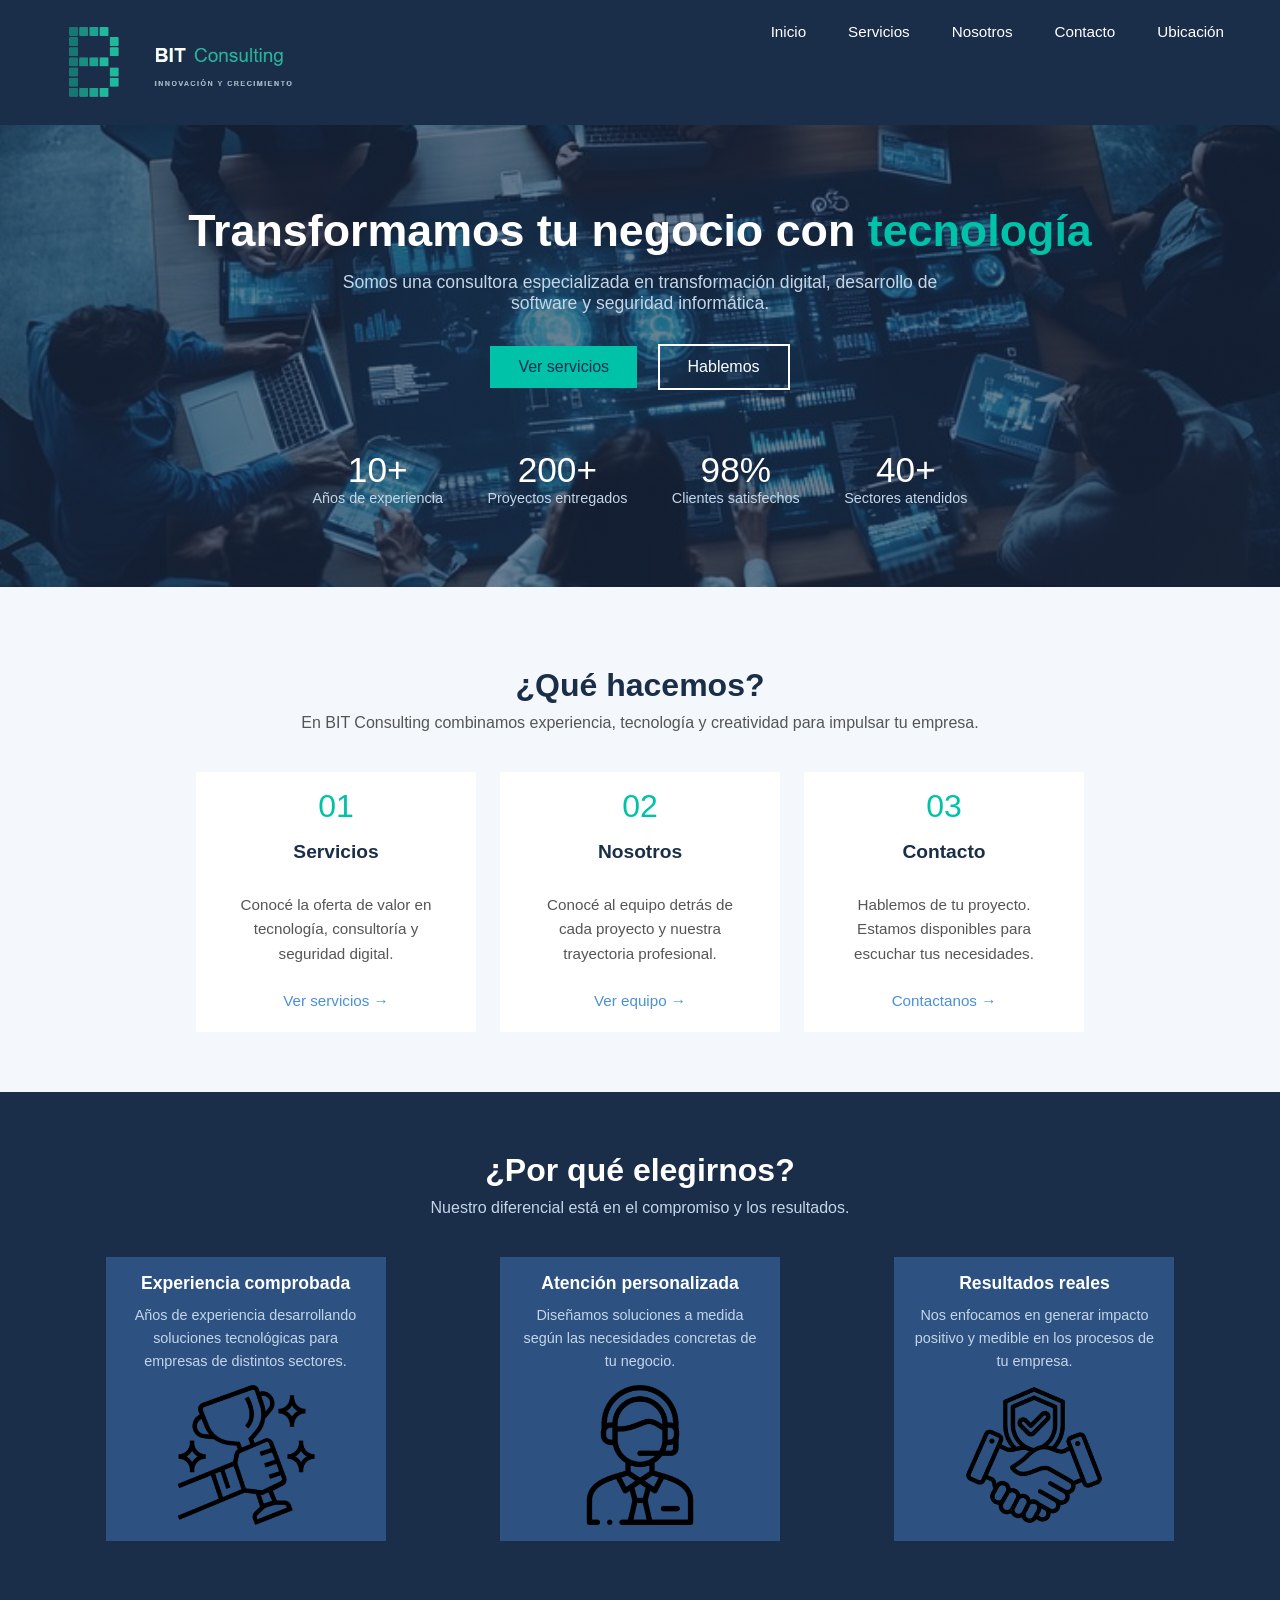
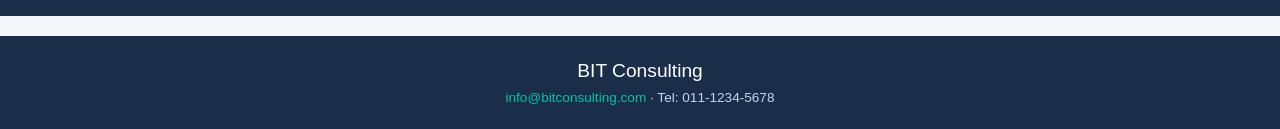
<file: index.html>
﻿<!DOCTYPE html>
<html lang="es">
<head>
    <meta charset="UTF-8">
    <meta name="viewport" content="width=device-width, initial-scale=1.0">
    <title>BIT Consulting</title>
    <link rel="stylesheet" href="estilos/estilo.css">
</head>
<body>

    <header>
        <a href="index.html"><img src="img/logo/logo_bit.png" alt="BIT Consulting" class="logo"></a>
        <button class="hamburguesa" id="hamburguesa">
            <span></span>
            <span></span>
            <span></span>
        </button>
        <nav id="menu">
            <ul>
                <li><a href="index.html">Inicio</a></li>
                <li><a href="paginas/servicios.html">Servicios</a></li>
                <li><a href="paginas/nosotros.html">Nosotros</a></li>
                <li><a href="paginas/contacto.html">Contacto</a></li>
                <li><a href="paginas/ubicacion.html">Ubicación</a></li>
            </ul>
        </nav>
    </header>

    <!-- Hero -->
    <section class="hero">
        <h2>Transformamos tu negocio con <em>tecnología</em></h2>
        <p>Somos una consultora especializada en transformación digital, desarrollo de software y seguridad informática.</p>
        <div class="hero-botones">
            <a href="paginas/servicios.html" class="btn-primario">Ver servicios</a>
            <a href="paginas/contacto.html" class="btn-secundario">Hablemos</a>
        </div>
        <div class="hero-stats">
            <div class="stat">
                <div class="stat-numero">10+</div>
                <div class="stat-texto">Años de experiencia</div>
            </div>
            <div class="stat">
                <div class="stat-numero">200+</div>
                <div class="stat-texto">Proyectos entregados</div>
            </div>
            <div class="stat">
                <div class="stat-numero">98%</div>
                <div class="stat-texto">Clientes satisfechos</div>
            </div>
            <div class="stat">
                <div class="stat-numero">40+</div>
                <div class="stat-texto">Sectores atendidos</div>
            </div>
        </div>
    </section>

    <main>

        <!-- ¿Qué hacemos? -->
        <section class="seccion">
            <h2 class="seccion-titulo">¿Qué hacemos?</h2>
            <p class="seccion-subtitulo">En BIT Consulting combinamos experiencia, tecnología y creatividad para impulsar tu empresa.</p>
            <div class="tarjetas">
                <div class="tarjeta">
                    <div class="tarjeta-numero">01</div>
                    <h3>Servicios</h3>
                    <p>Conocé la oferta de valor en tecnología, consultoría y seguridad digital.</p>
                    <a href="paginas/servicios.html">Ver servicios →</a>
                </div>
                <div class="tarjeta">
                    <div class="tarjeta-numero">02</div>
                    <h3>Nosotros</h3>
                    <p>Conocé al equipo detrás de cada proyecto y nuestra trayectoria profesional.</p>
                    <a href="paginas/nosotros.html">Ver equipo →</a>
                </div>
                <div class="tarjeta">
                    <div class="tarjeta-numero">03</div>
                    <h3>Contacto</h3>
                    <p>Hablemos de tu proyecto. Estamos disponibles para escuchar tus necesidades.</p>
                    <a href="paginas/contacto.html">Contactanos →</a>
                </div>
            </div>
        </section>

        <!-- Por qué elegirnos -->
        <section class="seccion-azul">
            <h2 class="seccion-titulo">¿Por qué elegirnos?</h2>
            <p class="seccion-subtitulo">Nuestro diferencial está en el compromiso y los resultados.</p>
            <div class="razones">
                <div class="razon">
                    <h3>Experiencia comprobada</h3>
                    <p>Años de experiencia desarrollando soluciones tecnológicas para empresas de distintos sectores.</p>
                    <div class="box-servicio">
                        <img src="img/por qué elegirnos/expcomprobada.png" alt="Experiencia comprobada">
                    </div>
                </div>
                <div class="razon">
                    <h3>Atención personalizada</h3>
                    <p>Diseñamos soluciones a medida según las necesidades concretas de tu negocio.</p>
                    <div class="box-servicio">
                        <img src="img/por qué elegirnos/atencionpersonalizada.png" alt="Atención personalizada">
                    </div>
                </div>
                <div class="razon">
                    <h3>Resultados reales</h3>
                    <p>Nos enfocamos en generar impacto positivo y medible en los procesos de tu empresa.</p>
                    <div class="box-servicio">
                        <img src="img/por qué elegirnos/resultadosreales.png" alt="Resultados reales">
                    </div>
                </div>
            </div>
        </section>

    </main>

    <!-- ── Footer ──────────────────────────────────────────────── -->
    <footer>
        <span class="footer-brand">BIT Consulting</span>
        <p><a href="mailto:info@bitconsulting.com">info@bitconsulting.com</a> · Tel: 011-1234-5678</p>
    </footer>

    <script>
        // Obtener el botón hamburguesa y el menú
        var hamburguesa = document.getElementById('hamburguesa');
        var menu = document.getElementById('menu');
        
        // Cuando se hace click en el hamburguesa
        hamburguesa.onclick = function() {
            // Si el menú está oculto, mostrarlo
            if (menu.style.display == 'none' || menu.style.display == '') {
                menu.style.display = 'block';
            } 
            // Si el menú está visible, ocultarlo
            else {
                menu.style.display = 'none';
            }
        };
    </script>

</body>
</html>
</file>
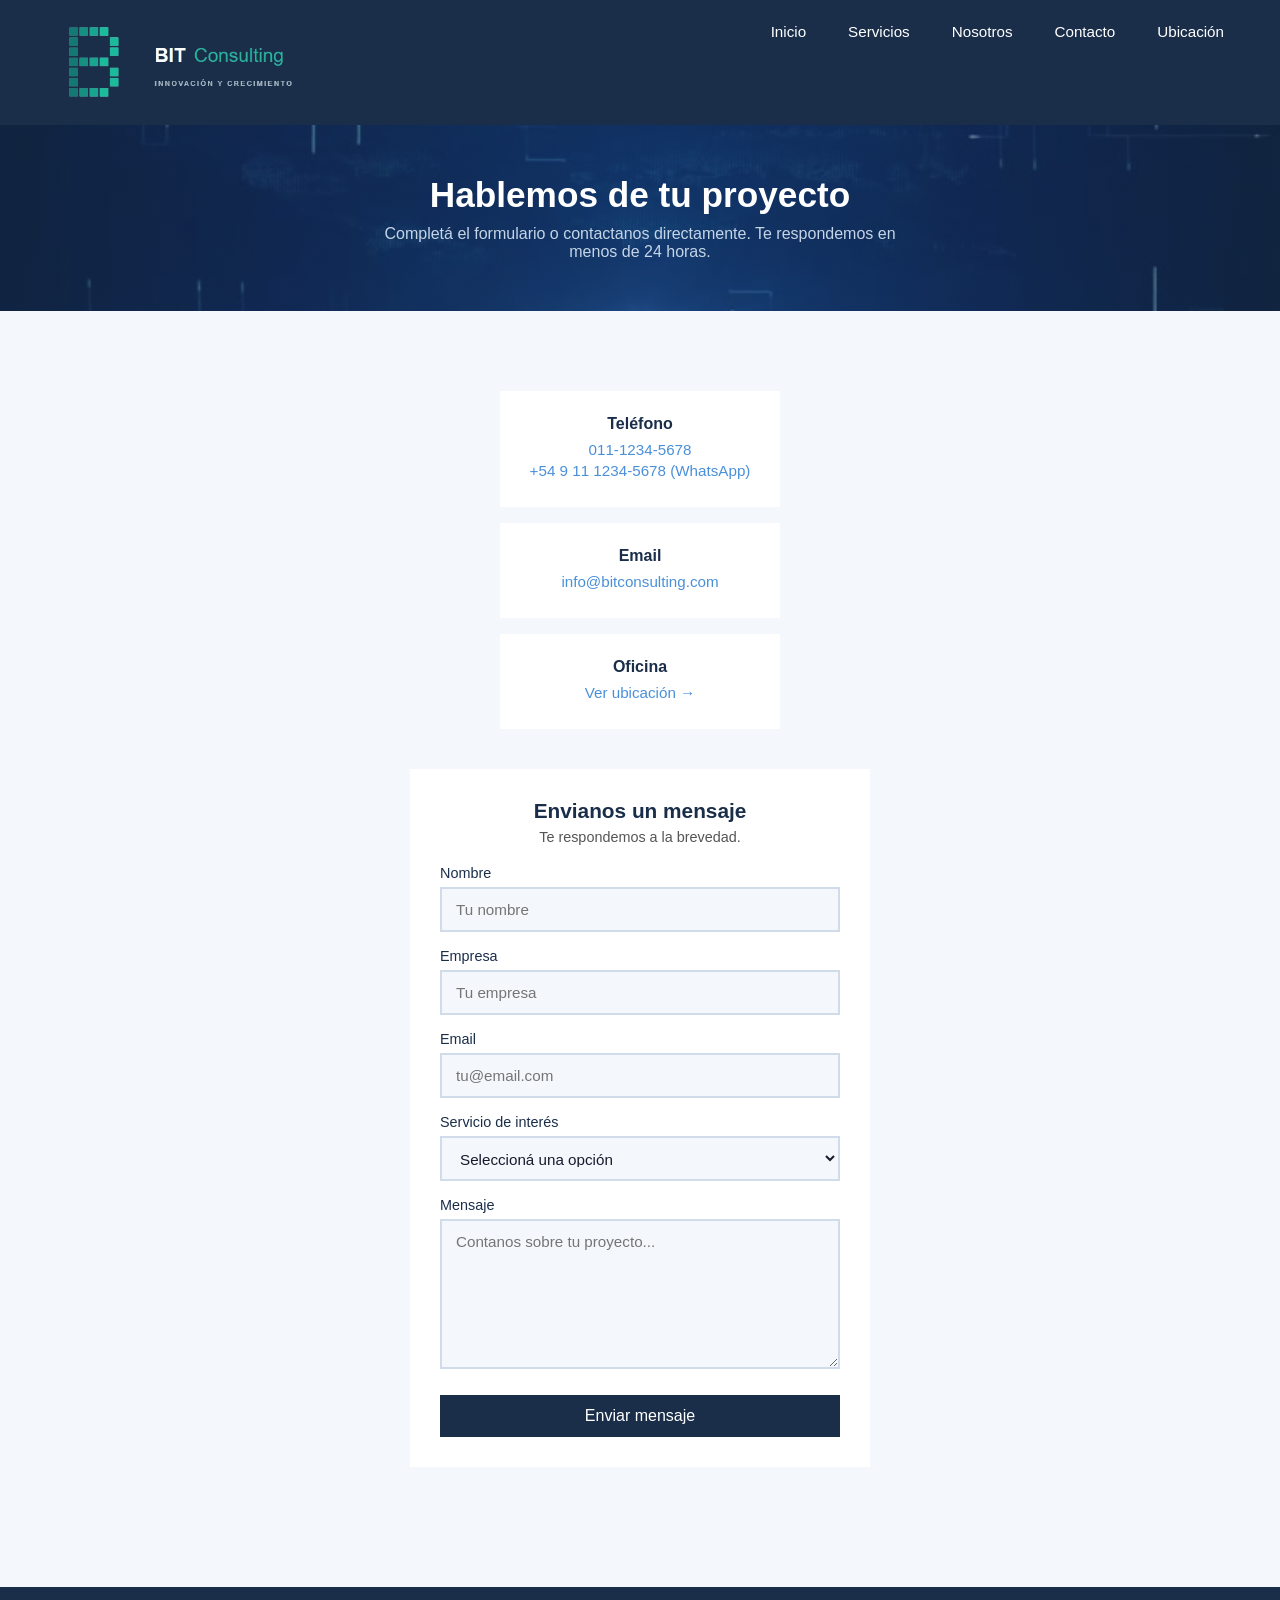
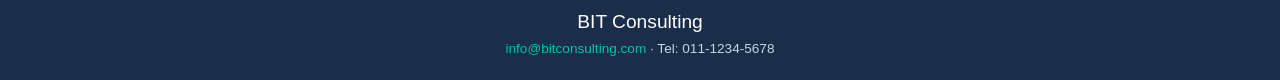
<file: paginas/contacto.html>
﻿<!DOCTYPE html>
<html lang="es">
<head>
    <meta charset="UTF-8">
    <meta name="viewport" content="width=device-width, initial-scale=1.0">
    <title>Contacto — BIT Consulting</title>
    <link rel="stylesheet" href="../estilos/estilo.css">
</head>
<body>

    <header>
        <a href="index.html"><img src="../img/logo/logo_bit.png" alt="BIT Consulting" class="logo"></a>
        <button class="hamburguesa" id="hamburguesa">
            <span></span>
            <span></span>
            <span></span>
        </button>
        <nav id="menu">
            <ul>
                <li><a href="../index.html">Inicio</a></li>
                <li><a href="servicios.html">Servicios</a></li>
                <li><a href="nosotros.html">Nosotros</a></li>
                <li><a href="contacto.html">Contacto</a></li>
                <li><a href="ubicacion.html">Ubicación</a></li>
            </ul>
        </nav>
    </header>

    <div class="page-hero banner-bg">
        <h2>Hablemos de tu proyecto</h2>
        <p>Completá el formulario o contactanos directamente. Te respondemos en menos de 24 horas.</p>
    </div>

    <main>
        <section class="seccion">
            <div class="contacto-grid">
                <div class="contacto-info">
                    <div class="info-bloque">
                        <h3>Teléfono</h3>
                        <a href="tel:01112345678">011-1234-5678</a>
                        <a href="https://wa.me/5491112345678" target="_blank">+54 9 11 1234-5678 (WhatsApp)</a>
                    </div>
                    <div class="info-bloque">
                        <h3>Email</h3>
                        <a href="mailto:info@bitconsulting.com">info@bitconsulting.com</a>
                    </div>
                    <div class="info-bloque">
                        <h3>Oficina</h3>
                        <a href="ubicacion.html">Ver ubicación →</a>
                    </div>
                </div>
                <div class="formulario-panel">
                    <h3>Envianos un mensaje</h3>
                    <p>Te respondemos a la brevedad.</p>
                    <form action="#" method="post">
                        <div class="fila-dos">
                            <div class="grupo-campo">
                                <label for="nombre">Nombre</label>
                                <input type="text" id="nombre" name="nombre" placeholder="Tu nombre" required>
                            </div>
                            <div class="grupo-campo">
                                <label for="empresa">Empresa</label>
                                <input type="text" id="empresa" name="empresa" placeholder="Tu empresa">
                            </div>
                        </div>
                        <div class="grupo-campo">
                            <label for="email">Email</label>
                            <input type="email" id="email" name="email" placeholder="tu@email.com" required>
                        </div>
                        <div class="grupo-campo">
                            <label for="servicio">Servicio de interés</label>
                            <select id="servicio" name="servicio">
                                <option value="">Seleccioná una opción</option>
                                <option>Desarrollo de software a medida</option>
                                <option>Ciberseguridad</option>
                                <option>Consultoría en la nube</option>
                                <option>Transformación digital</option>
                                <option>Otro</option>
                            </select>
                        </div>
                        <div class="grupo-campo">
                            <label for="mensaje">Mensaje</label>
                            <textarea id="mensaje" name="mensaje" placeholder="Contanos sobre tu proyecto..." required></textarea>
                        </div>
                        <button type="submit" class="btn-enviar">Enviar mensaje</button>
                    </form>
                </div>
            </div>
        </section>
    </main>

    <footer>
        <span class="footer-brand">BIT Consulting</span>
        <p><a href="mailto:info@bitconsulting.com">info@bitconsulting.com</a> · Tel: 011-1234-5678</p>
    </footer>

    <script>
        // Obtener el botón hamburguesa y el menú
        var hamburguesa = document.getElementById('hamburguesa');
        var menu = document.getElementById('menu');
        
        // Cuando se hace click en el hamburguesa
        hamburguesa.onclick = function() {
            menu.classList.toggle('abierto');
            // Si el menú está oculto, mostrarlo
            if (menu.style.display == 'none' || menu.style.display == '') {
                menu.style.display = 'block';
            } 
            // Si el menú está visible, ocultarlo
            else {
                menu.style.display = 'none';
            }
        };
    </script>

</body>
</html>
</file>
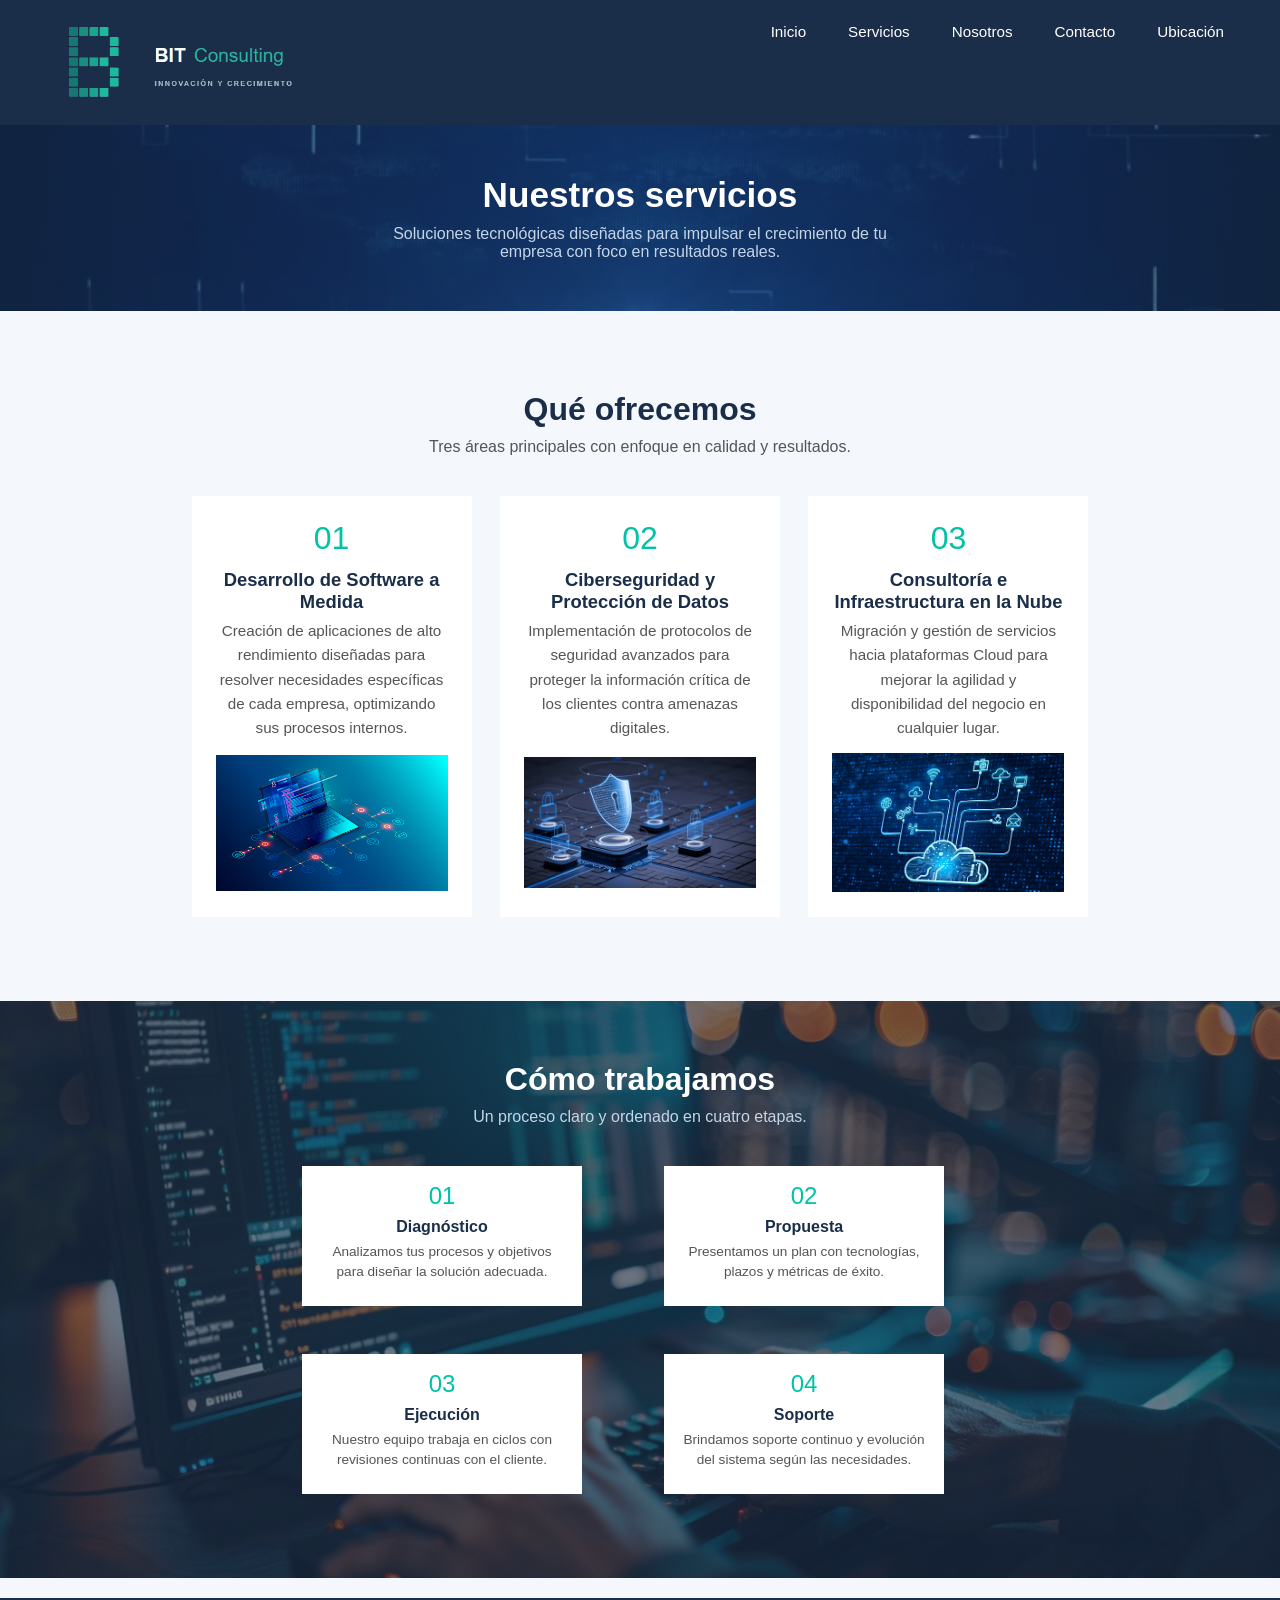
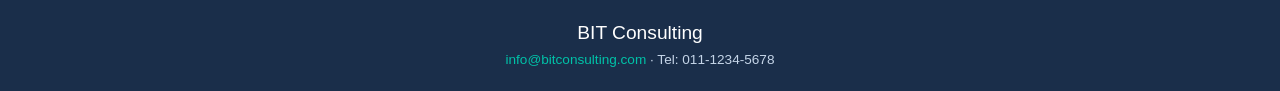
<file: paginas/servicios.html>
﻿<!DOCTYPE html>
<html lang="es">
<head>
    <meta charset="UTF-8">
    <meta name="viewport" content="width=device-width, initial-scale=1.0">
    <title>Servicios — BIT Consulting</title>
    <link rel="stylesheet" href="../estilos/estilo.css">
</head>
<body>

    <header>
        <a href="index.html"><img src="../img/logo/logo_bit.png" alt="BIT Consulting" class="logo"></a>
        <button class="hamburguesa" id="hamburguesa">
            <span></span>
            <span></span>
            <span></span>
        </button>
        <nav id="menu">
            <ul>
                <li><a href="../index.html">Inicio</a></li>
                <li><a href="servicios.html">Servicios</a></li>
                <li><a href="nosotros.html">Nosotros</a></li>
                <li><a href="contacto.html">Contacto</a></li>
                <li><a href="ubicacion.html">Ubicación</a></li>
            </ul>
        </nav>
    </header>

    <div class="page-hero banner-bg">
        <h2>Nuestros servicios</h2>
        <p>Soluciones tecnológicas diseñadas para impulsar el crecimiento de tu empresa con foco en resultados reales.</p>
    </div>

    <main>

        <section class="seccion">
            <h2 class="seccion-titulo">Qué ofrecemos</h2>
            <p class="seccion-subtitulo">Tres áreas principales con enfoque en calidad y resultados.</p>

            <div class="servicios-lista">
                <div class="servicio">
                    <div class="servicio-numero">01</div>
                    <div>
                        <h3>Desarrollo de Software a Medida</h3>
                        <p>Creación de aplicaciones de alto rendimiento diseñadas para resolver necesidades específicas de cada empresa, optimizando sus procesos internos.</p>
                        
                    </div>
                    <div class="box-servicio">
                        <img src="../img/servicios/desarrollo.png" alt="Icono de Desarrollo de Software">
                    </div>
                </div>
                <div class="servicio">
                    <div class="servicio-numero">02</div>
                    <div>
                        <h3>Ciberseguridad y Protección de Datos</h3>
                        <p>Implementación de protocolos de seguridad avanzados para proteger la información crítica de los clientes contra amenazas digitales.</p>
                    <div class="box-servicio">
                        <img src="../img/servicios/ciberseguridad.png" alt="Icono de Ciberseguridad">
                    </div>
                    </div>
                </div>
                <div class="servicio">
                    <div class="servicio-numero">03</div>
                    <div>
                        <h3>Consultoría e Infraestructura en la Nube</h3>
                        <p>Migración y gestión de servicios hacia plataformas Cloud para mejorar la agilidad y disponibilidad del negocio en cualquier lugar.</p>
                    <div class="box-servicio">
                        <img src="../img/servicios/nube.png" alt="Icono de Infraestructura en la Nube">
                    </div>
                    </div>
                </div>
            </div>
        </section>

        <section class="seccion-azul trabajamos-bg">
            <h2 class="seccion-titulo">Cómo trabajamos</h2>
            <p class="seccion-subtitulo">Un proceso claro y ordenado en cuatro etapas.</p>
            <div class="proceso">
                <div class="paso">
                    <div class="paso-numero">01</div>
                    <h4>Diagnóstico</h4>
                    <p>Analizamos tus procesos y objetivos para diseñar la solución adecuada.</p>
                </div>
                <div class="paso">
                    <div class="paso-numero">02</div>
                    <h4>Propuesta</h4>
                    <p>Presentamos un plan con tecnologías, plazos y métricas de éxito.</p>
                </div>
                <div class="paso">
                    <div class="paso-numero">03</div>
                    <h4>Ejecución</h4>
                    <p>Nuestro equipo trabaja en ciclos con revisiones continuas con el cliente.</p>
                </div>
                <div class="paso">
                    <div class="paso-numero">04</div>
                    <h4>Soporte</h4>
                    <p>Brindamos soporte continuo y evolución del sistema según las necesidades.</p>
                </div>
            </div>
        </section>

    </main>

    <footer>
        <span class="footer-brand">BIT Consulting</span>
        <p><a href="mailto:info@bitconsulting.com">info@bitconsulting.com</a> · Tel: 011-1234-5678</p>
    </footer>

    <script>
        // Obtener el botón hamburguesa y el menú
        var hamburguesa = document.getElementById('hamburguesa');
        var menu = document.getElementById('menu');
        
        // Cuando se hace click en el hamburguesa
        hamburguesa.onclick = function() {
            menu.classList.toggle('abierto');
            // Si el menú está oculto, mostrarlo
            if (menu.style.display == 'none' || menu.style.display == '') {
                menu.style.display = 'block';
            } 
            // Si el menú está visible, ocultarlo
            else {
                menu.style.display = 'none';
            }
        };
    </script>

</body>
</html>
</file>
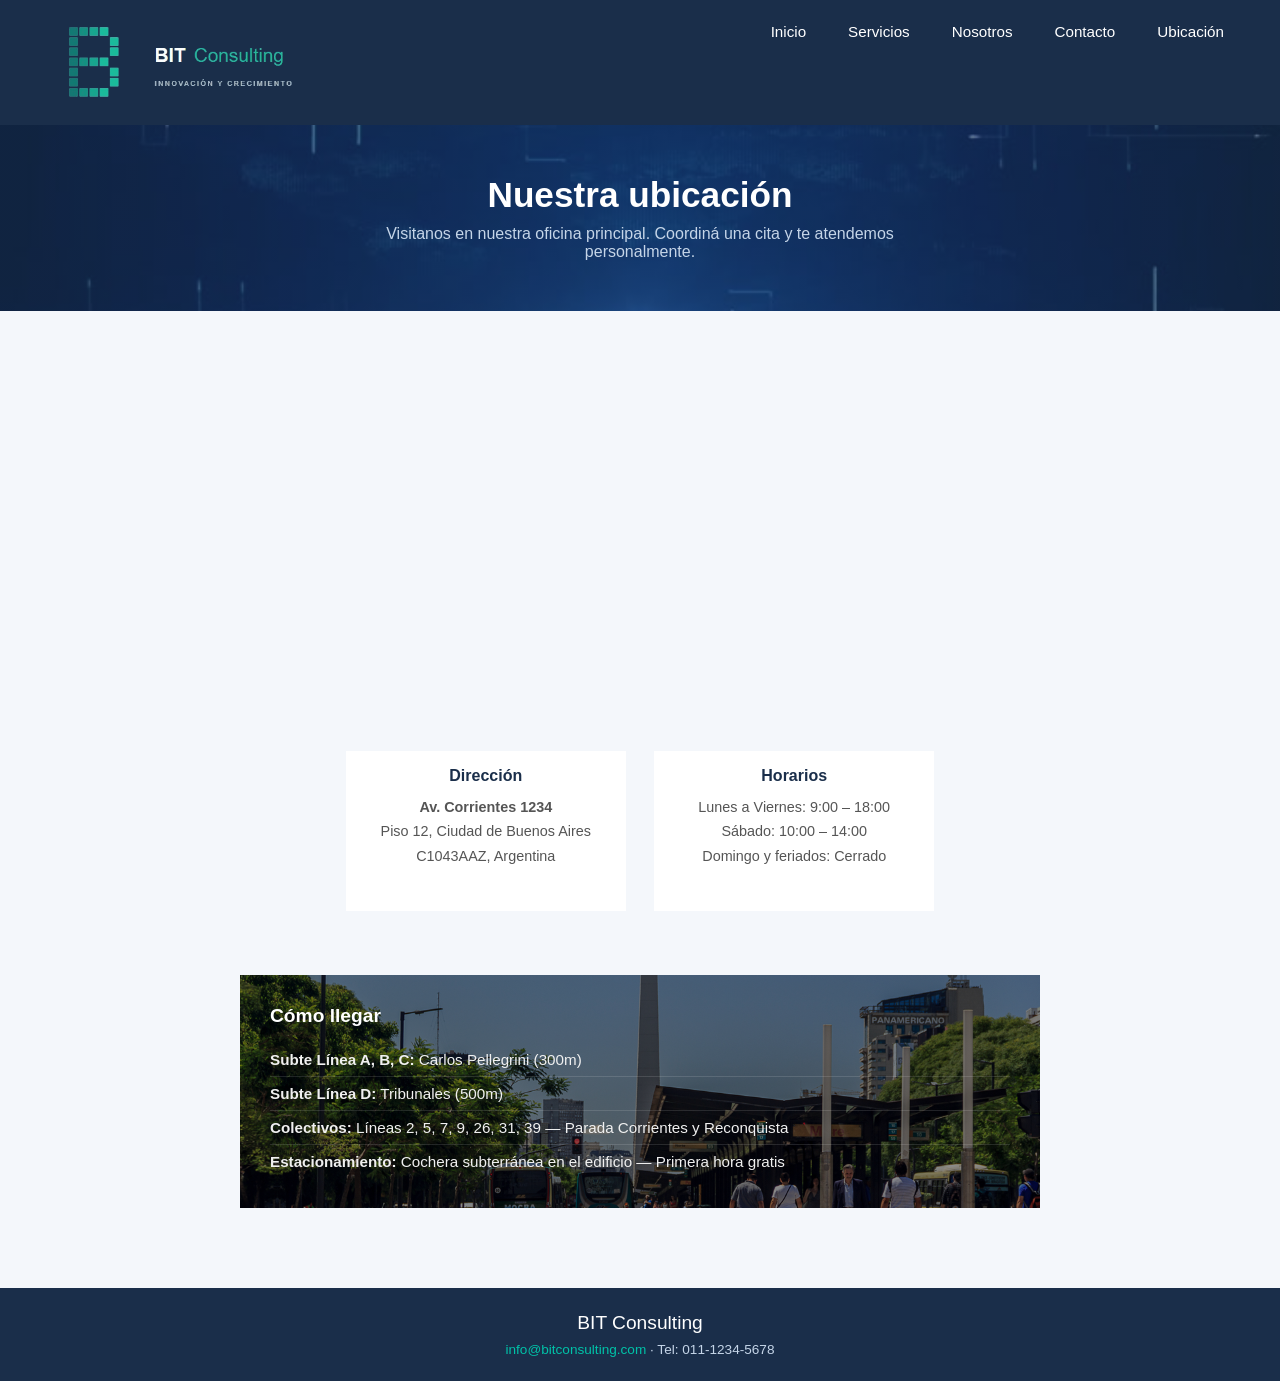
<file: paginas/ubicacion.html>
﻿<!DOCTYPE html>
<html lang="es">
<head>
    <meta charset="UTF-8">
    <meta name="viewport" content="width=device-width, initial-scale=1.0">
    <title>Ubicación — BIT Consulting</title>

    <link rel="stylesheet" href="../estilos/estilo.css">
</head>
<body>

    <header>
        <a href="index.html"><img src="../img/logo/logo_bit.png" alt="BIT Consulting" class="logo"></a>
        <button class="hamburguesa" id="hamburguesa">
            <span></span>
            <span></span>
            <span></span>
        </button>
        <nav id="menu">
            <ul>
                <li><a href="../index.html">Inicio</a></li>
                <li><a href="servicios.html">Servicios</a></li>
                <li><a href="nosotros.html">Nosotros</a></li>
                <li><a href="contacto.html">Contacto</a></li>
                <li><a href="ubicacion.html">Ubicación</a></li>
            </ul>
        </nav>
    </header>

    <div class="page-hero banner-bg">
        <h2>Nuestra ubicación</h2>
        <p>Visitanos en nuestra oficina principal. Coordiná una cita y te atendemos personalmente.</p>
    </div>

    <main>
        <section class="seccion">

            <div class="mapa-wrap">
                <iframe
                    src="https://www.google.com/maps/embed?pb=!1m18!1m12!1m3!1d3284.567846284936!2d-58.38159242346943!3d-34.603684271485775!2m3!1f0!2f0!3f0!3m2!1i1024!2i768!4f13.1!3m3!1m2!1s0x95bcca3dd16bdf67%3A0x1234567890abc!2sAv.%20Corrientes%201234%2C%20Buenos%20Aires!5e0!3m2!1ses!2sar!4v1234567890"
                    allowfullscreen="" loading="lazy" referrerpolicy="no-referrer-when-downgrade">
                </iframe>
            </div>

            <div class="ubicacion-info">
                <div class="info-card">
                    <h3>Dirección</h3>
                    <p><strong>Av. Corrientes 1234</strong><br>Piso 12, Ciudad de Buenos Aires<br>C1043AAZ, Argentina</p>
                </div>
                <div class="info-card">
                    <h3>Horarios</h3>
                    <p>Lunes a Viernes: 9:00 – 18:00<br>Sábado: 10:00 – 14:00<br>Domingo y feriados: Cerrado</p>
                </div>
            </div>

            <div class="transporte-wrap comollegar-bg">
                <h3>Cómo llegar</h3>
                <ul>
                    <li><strong>Subte Línea A, B, C:</strong> Carlos Pellegrini (300m)</li>
                    <li><strong>Subte Línea D:</strong> Tribunales (500m)</li>
                    <li><strong>Colectivos:</strong> Líneas 2, 5, 7, 9, 26, 31, 39 — Parada Corrientes y Reconquista</li>
                    <li><strong>Estacionamiento:</strong> Cochera subterránea en el edificio — Primera hora gratis</li>
                </ul>
            </div>

        </section>
    </main>

    <footer>
        <span class="footer-brand">BIT Consulting</span>
        <p><a href="mailto:info@bitconsulting.com">info@bitconsulting.com</a> · Tel: 011-1234-5678</p>
    </footer>

    <script>
        // Obtener el botón hamburguesa y el menú
        var hamburguesa = document.getElementById('hamburguesa');
        var menu = document.getElementById('menu');
        
        // Cuando se hace click en el hamburguesa
        hamburguesa.onclick = function() {
            menu.classList.toggle('abierto');
            // Si el menú está oculto, mostrarlo
            if (menu.style.display == 'none' || menu.style.display == '') {
                menu.style.display = 'block';
            } 
            // Si el menú está visible, ocultarlo
            else {
                menu.style.display = 'none';
            }
        };
    </script>

</body>
</html>
</file>
<file: estilos/estilo.css>
/* ESTILO BIT CONSULTING comentado*/


/* Reset global */
* { margin: 0; padding: 0; box-sizing: border-box; }

body { font-family: 'Arial', 'Helvetica', sans-serif; background-color: #f4f7fb; color: #1a1a2e; }

.logo { height: 95px; width: auto; float: left; }

/* HEADER Y NAVEGACIÓN */
header { background-color: #1a2e4a; padding: 15px 40px; overflow: auto; }

header h1 { color: #fff; font-size: 1.6rem; float: left; }

header h1 span { color: #00c2a8; }

nav { float: right; display: block; }

nav ul { list-style: none; display: inline-flex; }

nav ul li { display: inline-block; margin-left: 10px; }

nav ul li a { text-decoration: none; color: #fff; font-size: 0.95rem; padding: 8px 16px; display: block; }

/* Botón hamburguesa */
.hamburguesa { display: none; background: none; border: none; cursor: pointer; padding: 10px; float: right; }

.hamburguesa span { width: 25px; height: 3px; background-color: #fff; display: block; margin: 5px 0; }

/* HERO */
.hero { background-image: linear-gradient(rgba(26,46,74,0.6), rgba(26,46,74,0.6)), url('../img/inicio/equipo.jpg'); background-size: cover; background-position: center; color: #fff; padding: 80px 40px; text-align: center; }

.hero h2 { font-size: 2.8rem; margin-bottom: 16px; }

.hero h2 em { color: #00c2a8; font-style: normal; }

.hero p { font-size: 1.1rem; max-width: 600px; margin: 0 auto 30px; color: #c5d5e8; }

.hero-botones { text-align: center; }

.btn-primario { background-color: #00c2a8; color: #1a2e4a; padding: 12px 28px; text-decoration: none; font-size: 1rem; display: inline-block; margin-right: 16px; margin-bottom: 10px; }

.btn-secundario { background-color: transparent; color: #fff; padding: 12px 28px; text-decoration: none; border: 2px solid #fff; font-size: 1rem; display: inline-block; margin-bottom: 10px; }

.hero-stats { text-align: center; margin-top: 50px; }

.stat { display: inline-block; margin: 0 20px; text-align: center; }

.stat-numero { font-size: 2.2rem; color: #ffffff; }

.stat-texto { font-size: 0.9rem; color: #c5d5e8; }

/* SECCIONES */
.seccion { padding: 60px 40px; }

.seccion-titulo { font-size: 2rem; text-align: center; margin-bottom: 10px; color: #1a2e4a; }

.seccion-subtitulo { text-align: center; color: #555; font-size: 1rem; margin-bottom: 40px; }

/* TARJETAS */
.tarjetas { display: flex; justify-content: center; align-items: stretch; gap: 24px; flex-wrap: wrap; }

.tarjeta { background-color: #fff; padding: 16px 24px; width: 280px; height: 260px; box-sizing: border-box; display: flex; flex-direction: column; justify-content: flex; align-items: center; margin: 0px; }

/* Propiedad para las tarjetas que no contienen un link, se centra el contenido verticalmente */
.tarjeta:not(:has(a)) { justify-content: center; }

.tarjeta h3 { margin: 6px 0 10px 0; }

.tarjeta p { margin: 20px; text-align: center; }

.tarjeta-numero { font-size: 2rem; color: #00c2a8; margin-bottom: 10px; text-align: center}

.tarjeta h3 { font-size: 1.2rem; margin-bottom: 10px; color: #1a2e4a; text-align: center; }

.tarjeta p { font-size: 0.95rem; color: #555; line-height: 1.6; }

.tarjeta a { text-align: center; display: inline-block; margin: auto; color: #4a90d9; text-decoration: none; font-size: 0.95rem; }

/* SECCIÓN AZUL */
.seccion-azul { background-color: #1a2e4a; padding: 60px 40px; }

.seccion-azul .seccion-titulo { color: #fff; }

.seccion-azul .seccion-subtitulo { color: #c5d5e8; }

/* Fondo para la sección "Cómo trabajamos"*/
.seccion-azul.trabajamos-bg {
    background: linear-gradient(rgba(26,46,74,0.6), rgba(26,46,74,0.6)), url('../img/cómotrabajamos/comotrabajamos.jpg') center/cover no-repeat;
    color: #fff;
}

.razones { text-align: center; }

.razon { background-color: #2d5282; padding: 16px; width: 280px; text-align: center; display: inline-block; margin: 0 55px 15px; vertical-align: top; min-height: 240px; box-sizing: border-box; }

.razon h3 { color: #fff; font-size: 1.1rem; margin-bottom: 10px; text-align: center;}

.razon p { color: #c5d5e8; font-size: 0.9rem; line-height: 1.6; text-align: center; }


/* PAGE HERO */
.page-hero { background-color: #1a2e4a; color: #fff; padding: 50px 40px; text-align: center; }

.page-hero h2 { font-size: 2.2rem; margin-bottom: 10px; }

.page-hero p { color: #c5d5e8; font-size: 1rem; max-width: 550px; margin: 0 auto; }

/* Fondo para servicios, nosotros, contacto, ubicacion */
.page-hero.banner-bg {
    background: linear-gradient(rgba(26,46,74,0.6), rgba(26,46,74,0.6)), url('../img/banner/bannermenu.jpg') center/cover no-repeat;
    color: #fff;
}

/* SERVICIOS */
.servicios-lista { max-width: 1000px; margin: 0 auto; text-align: center; }

.servicio { background-color: #fff; padding: 24px; width: 280px; text-align: center; display: inline-block; margin: 0 12px 24px; vertical-align: top; min-height: 280px; }

.servicio-numero { font-size: 2rem; color: #00c2a8; margin-bottom: 12px; }

.servicio h3 { font-size: 1.15rem; color: #1a2e4a; margin-bottom: 6px; }

.servicio p { font-size: 0.95rem; color: #555; line-height: 1.6; }

/* Caja de imagen para servicios: mantener proporción, centrar y ocupar espacio simétrico */
.box-servicio { width: 100%; height: 140px; display: flex; align-items: center; justify-content: center; margin-top: 12px; overflow: hidden; }

.box-servicio img { max-width: 100%; max-height: 100%; display: block; object-fit: contain; object-position: center; }

/* PROCESO */
.proceso { display: grid; grid-template-columns: repeat(2, 1fr); gap: 24px; max-width: 700px; margin: 40px auto 0; }

.paso { background-color: #fff; padding: 16px; width: 280px; text-align: center; display: inline-block; margin: 0 12px 24px; vertical-align: top; height: 140px; }

.paso-numero { font-size: 1.5rem; color: #00c2a8; margin-bottom: 8px; }

.paso h4 { font-size: 1rem; color: #1a2e4a; margin-bottom: 6px; }

.paso p { font-size: 0.85rem; color: #555; line-height: 1.5; }

/* NOSOTROS */
.nosotros-intro { max-width: 700px; margin: 0 auto 40px; text-align: center; }

.nosotros-intro p { color: #555; font-size: 1rem; line-height: 1.7; }

.valores-lista { text-align: center; margin: 10.3px; display: inline-block; }

.valor { background-color: #1a2e4a; color: #fff; padding: 10px 22px; display: inline-block; margin: 5px; font-size: 0.95rem; }

/* EQUIPO */
.equipo { padding: 70px 40px; background-color: #fff; }

.equipo-grid { margin-top: 30px; display: grid; grid-template-columns: repeat(4, 1fr); gap: 24px; justify-items: center; }

.integrante { background-color: #f4f7fb; padding: 15px; width: 250px; text-align: center; display: flex; flex-direction: column; justify-content: center; align-items: center; margin: 0px 0px 24px; height: auto; }

.integrante img { width: 120px; height: 120px; border: 3px solid #00c2a8; margin:0 auto 8px; display: block; object-fit: cover; object-position: center; }

.integrante a { text-align: center; text-decoration: none; display: block; width: 120px; height: 120px; margin: 0 auto 8px; }

.integrante h3 { font-size: 1rem; color: #1a2e4a; margin: 8px 0 14px 0; }

.integrante p { font-size: 13.5px; color: #555; line-height: 1.3; margin: 0; }

/* CONTACTO */
.contacto-grid { max-width: 1200px; margin: 0 auto; text-align: center; }

.contacto-info { width: 280px; display: inline-block; margin: 0 12px 24px; vertical-align: top; }

.info-bloque { background-color: #fff; padding: 24px; margin-bottom: 16px; }

.info-bloque h3 { font-size: 1rem; color: #1a2e4a; margin-bottom: 8px; }

.info-bloque a { display: block; color: #4a90d9; text-decoration: none; font-size: 0.95rem; margin-bottom: 4px; }

/* FORMULARIO */
.formulario-panel { background-color: #fff; padding: 30px; width: 460px; display: block; margin: 0 auto 40px; text-align: center; }

.formulario-panel h3 { font-size: 1.3rem; color: #1a2e4a; margin-bottom: 6px; }

.formulario-panel p { color: #555; font-size: 0.9rem; margin-bottom: 20px; }

.fila-dos { margin-bottom: 16px; }

.grupo-campo { margin-bottom: 16px; width: 100%; text-align: left; }

.grupo-campo label { font-size: 0.9rem; color: #1a2e4a; margin-bottom: 6px; display: block; }

.grupo-campo input, .grupo-campo select, .grupo-campo textarea { padding: 12px 14px; border: 2px solid #d0dcea; font-size: 0.95rem; color: #1a1a2e; background-color: #f4f7fb; width: 100%; }

.grupo-campo input, .grupo-campo select { height: 45px; }

.grupo-campo textarea { height: 150px; resize: vertical; font-family: inherit}

.btn-enviar { background-color: #1a2e4a; color: #fff; font-size: 1rem; padding: 12px 28px; border: none; cursor: pointer; width: 100%; margin-top: 6px; }

/* UBICACIÓN */
.mapa-wrap { max-width: 800px; margin: 0 auto 40px; overflow: hidden; }

.mapa-wrap iframe { width: 100%; height: 320px; border: none; display: block; }

.ubicacion-info { text-align: center; margin-bottom: 40px; }

.info-card { background-color: #fff; padding: 16px; width: 280px; text-align: center; display: inline-block; margin: 0 12px 24px; vertical-align: top; min-height: 160px; }

.info-card h3 { font-size: 1rem; color: #1a2e4a; margin-bottom: 10px; }

.info-card p { font-size: 0.9rem; color: #555; line-height: 1.7; }

.transporte-wrap { max-width: 800px; margin: 0 auto; background-color: #fff; padding: 30px; }

.transporte-wrap h3 { font-size: 1.2rem; color: #1a2e4a; margin-bottom: 16px; }

.transporte-wrap ul { list-style: none; padding: 0; }

.transporte-wrap ul li { padding: 8px 0; border-bottom: 1px solid #e8eef6; color: #555; font-size: 0.95rem; }

.transporte-wrap ul li:last-child { border-bottom: none; }

/* FOOTER */
footer { background-color: #1a2e4a; color: #fff; text-align: center; padding: 24px 40px; }

.footer-brand { font-size: 1.2rem; display: block; margin-bottom: 8px; }

footer p { font-size: 0.85rem; color: #c5d5e8; }

footer a { color: #00c2a8; text-decoration: none; }


/* ========== MEDIA QUERIES PARA RESPONSIVE ========== */

/* ── Tablets medianas (1025px – 1200px) ─────────────────────────────────── */
@media (max-width: 1200px) {
    .equipo-grid { grid-template-columns: repeat(2, 1fr); }
    .integrante   { width: 100%; }
}

/* ── Tablets (769px – 1024px) ────────────────────────────────────────────── */
@media (max-width: 1024px) {

    /* Cabecera */
    header { padding: 12px 24px; }

    /* Secciones */
    .seccion { padding: 40px 24px; }
    .seccion-azul { padding: 40px 24px; }

    /* Equipo: 2 columnas */
    .equipo-grid { grid-template-columns: repeat(2, 1fr); gap: 16px; }
    .integrante   { width: 100%; }
    .equipo       { padding: 40px 24px; }

    /* Tarjetas: 2 columnas */
    .tarjeta  { width: calc(50% - 24px); height: auto; min-height: 200px; }
    .razon    { width: calc(50% - 24px); }
    .servicio { width: calc(50% - 24px); min-height: 200px; }
    .paso     { width: calc(50% - 24px); height: auto; }

    /* Contacto: apilar info + formulario */
    .contacto-grid    { display: flex; flex-direction: column; align-items: center; }
    .contacto-info    { width: 100%; max-width: 460px; margin: 0 0 20px 0; }
    .formulario-panel { width: 100%; max-width: 500px; }

    /* Ubicación */
    .ubicacion-info { display: flex; flex-wrap: wrap; justify-content: center; }
    .info-card      { width: calc(50% - 24px); }
}

/* Para pantallas pequeñas (celulares) - menos de 768px */
@media (max-width: 768px) {
    
    /* Header más pequeño */
    header { padding: 10px 15px; overflow: auto; }
    header h1 { font-size: 1.2rem; float: left; }
    
    /* Mostrar hamburguesa */
    .hamburguesa { display: block; float: right; }
    
    /* Menú escondido por defecto */
    nav { float: none; display: none; width: 100%; background-color: #0f1c2e; padding: 10px 10; clear: both; }
    
    nav ul { display: block; }
    nav ul li { display: block; margin: 0; border-bottom: 1px solid #2d5282; }
    nav ul li a { display: block; padding: 12px 15px; color: #fff; margin: 0; }
    
    /* Hero más pequeño */
    .hero { padding: 40px 15px; }
    .hero h2 { font-size: 1.6rem; }
    .hero p { font-size: 0.95rem; }
    
    /* Estadísticas en una columna */
    .stat { display: block; margin: 15px 0; }
    
    /* Secciones */
    .seccion { padding: 30px 15px; }
    .seccion-azul { padding: 30px 15px; }

    /* Main sin padding extra */
    main { padding: 0; }
    
    /* Tarjetas en ancho completo */
    .tarjeta    { width: 100%; margin: 0 0 20px 0; display: flex; height: auto; text-align: center;}
    .razon      { width: 100%; margin: 0 0 20px 0; display: block; }
    .servicio   { width: 100%; margin: 0 0 20px 0; display: block; min-height: 0; }
    .paso       { width: 100%; margin: 0 0 20px 0; display: block; height: auto; }
    .integrante { width: 100%; margin: 0 0 20px 0; display: block; }

    /* Equipo: 2 columnas en móvil */
    .equipo-grid { grid-template-columns: repeat(2, 1fr); gap: 12px; }
    .equipo      { padding: 30px 15px; }
    
    /* Botones */
    .btn-primario, .btn-secundario { margin: 5px; padding: 10px 20px; font-size: 0.9rem; }
    
    /* Page hero pequeño */
    .page-hero { padding: 30px 15px; }
    .page-hero h2 { font-size: 1.4rem; }
    .page-hero p { font-size: 0.9rem; }
    
    /* Contacto */
    .contacto-grid    { display: flex; flex-direction: column; align-items: center; }
    .contacto-info    { width: 100%; margin: 0 0 15px 0; display: block; }
    .formulario-panel { width: 100%; max-width: 100%; padding: 20px 15px; }
    
    /* Ubicación */
    .mapa-wrap iframe { height: 250px; }
    .mapa-wrap        { margin-bottom: 20px; }
    .info-card        { width: 100%; margin: 0 0 15px 0; display: block; }
    .transporte-wrap  { padding: 20px 15px; }
    
    /* Footer */
    footer { padding: 15px 15px; }
}

/* Para pantallas muy pequeñas (celulares pequeños) - menos de 480px */
@media (max-width: 480px) {
    
    header { padding: 10px 10px; overflow: auto; }
    header h1 { font-size: 1rem; float: left; }
    
    .hamburguesa { display: block; float: right; }
    nav { float: none; display: none; width: 100%; background-color: #0f1c2e; }
    nav ul { display: block; }
    nav ul li { display: block; border-bottom: 1px solid #2d5282; }
    nav ul li a { display: block; padding: 12px 10px; }
    
    .hero { padding: 30px 10px; }
    .hero h2 { font-size: 1.4rem; }
    .hero p { font-size: 0.9rem; }
    
    .seccion { padding: 20px 10px; }
    .seccion-azul { padding: 20px 10px; }

    /* Main sin padding extra */
    main { padding: 0; }
    
    .seccion-titulo { font-size: 1.3rem; }
    .seccion-subtitulo { font-size: 0.85rem; }
    
    .stat-numero { font-size: 1.8rem; }
    .stat-texto { font-size: 0.8rem; }
    
    .tarjeta h3, .razon h3, .servicio h3 { font-size: 0.95rem; }
    .tarjeta p, .razon p, .servicio p { font-size: 0.85rem; }

    /* Equipo: 1 columna en celulares pequeños */
    .equipo-grid { grid-template-columns: 1fr; }
    .equipo      { padding: 20px 10px; }
    
    .formulario-panel { padding: 15px 10px; }
    .formulario-panel h3 { font-size: 1.1rem; }
    
    .page-hero h2 { font-size: 1.2rem; }
    .page-hero p { font-size: 0.85rem; }
    
    footer { padding: 10px 10px; font-size: 0.8rem; }
}

nav.abierto { display: block; }

/* Main: contenedor principal de contenido */
main { padding: 20px 0; }

/* Fondo específico para la sección "Cómo llegar" usando la imagen bsas.jpg */
.comollegar-bg {
    background: linear-gradient(rgba(0,0,0,0.45), rgba(0,0,0,0.45)), url('../img/cómollegar/bsas.jpg') center/cover no-repeat;
    color: #fff;
}
.comollegar-bg h3 { color: #fff; }

.comollegar-bg ul li { color: #f0f0f0; border-bottom: 1px solid rgba(255,255,255,0.12); }
</file>
